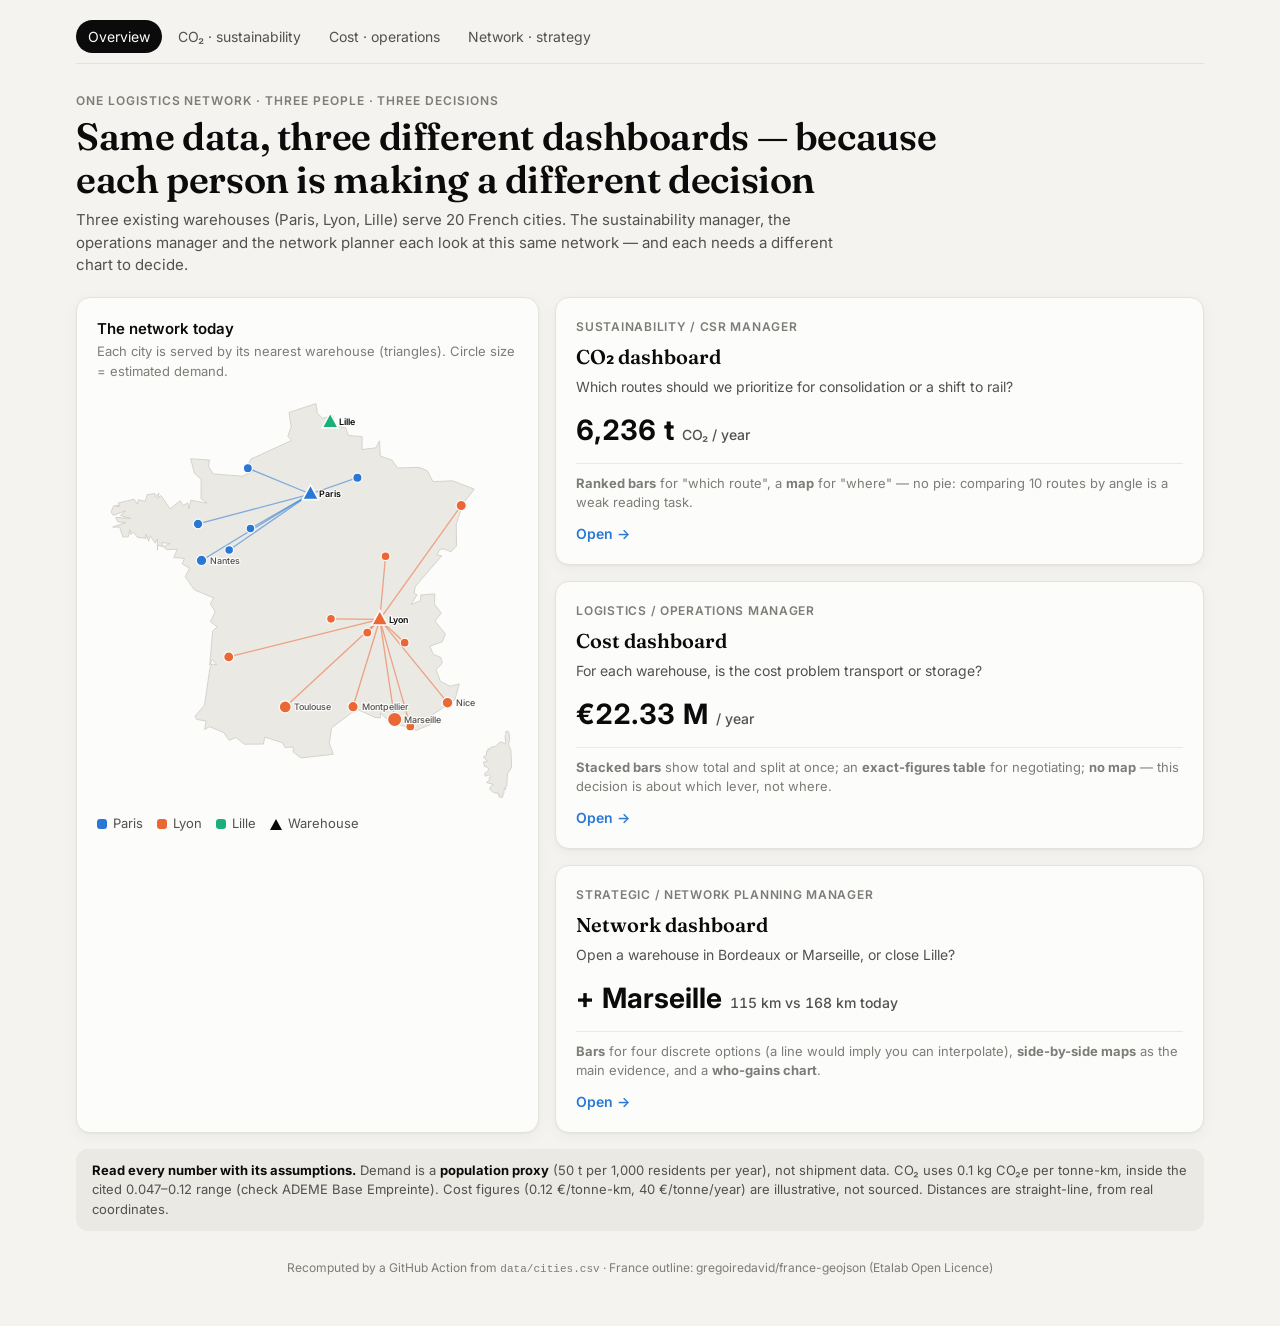
<file: docs/index.html>
<!DOCTYPE html>
<html lang="en">
<head>
<meta charset="utf-8">
<meta name="viewport" content="width=device-width, initial-scale=1">
<title>Logistics Network Dashboards</title>
<link rel="preconnect" href="https://fonts.googleapis.com">
<link href="https://fonts.googleapis.com/css2?family=Inter:wght@400;500;600;700&family=Fraunces:opsz,wght@9..144,600&display=swap" rel="stylesheet">
<link rel="stylesheet" href="css/style.css">
<script src="js/ui.js"></script>
<script src="js/france-map-background.js"></script>
<script src="js/map.js"></script>
</head>
<body>
<div class="wrap">
  <nav class="top"><a class="on" href="index.html">Overview</a><a href="co2.html">CO₂ · sustainability</a><a href="cost.html">Cost · operations</a><a href="network.html">Network · strategy</a></nav>

  <header class="page">
    <p class="eyebrow">One logistics network · three people · three decisions</p>
    <h1>Same data, three different dashboards — because each person is making a different decision</h1>
    <p class="lede">Three existing warehouses (Paris, Lyon, Lille) serve 20 French cities. The sustainability manager, the operations manager and the network planner each look at this same network — and each needs a different chart to decide.</p>
  </header>

  <div class="grid g-5-7">
    <section class="card">
      <h3>The network today</h3>
      <p class="sub">Each city is served by its nearest warehouse (triangles). Circle size = estimated demand.</p>
      <svg class="map" id="map" role="img" aria-label="Map of the current network"></svg>
      <div class="legend" id="mapLegend" style="margin-top:10px"></div>
    </section>
    <div class="dash-cards" style="grid-template-columns:1fr" id="cards">
      <a class="card dash" href="co2.html">
        <span class="for">Sustainability / CSR manager</span>
        <h3>CO₂ dashboard</h3>
        <p class="q">Which routes should we prioritize for consolidation or a shift to rail?</p>
        <div class="big num" id="hCo2">…</div>
        <div class="chart-choice"><b>Ranked bars</b> for "which route", a <b>map</b> for "where" — no pie: comparing 10 routes by angle is a weak reading task.</div>
        <span class="go">Open →</span>
      </a>
      <a class="card dash" href="cost.html">
        <span class="for">Logistics / operations manager</span>
        <h3>Cost dashboard</h3>
        <p class="q">For each warehouse, is the cost problem transport or storage?</p>
        <div class="big num" id="hCost">…</div>
        <div class="chart-choice"><b>Stacked bars</b> show total and split at once; an <b>exact-figures table</b> for negotiating; <b>no map</b> — this decision is about which lever, not where.</div>
        <span class="go">Open →</span>
      </a>
      <a class="card dash" href="network.html">
        <span class="for">Strategic / network planning manager</span>
        <h3>Network dashboard</h3>
        <p class="q">Open a warehouse in Bordeaux or Marseille, or close Lille?</p>
        <div class="big num" id="hNet">…</div>
        <div class="chart-choice"><b>Bars</b> for four discrete options (a line would imply you can interpolate), <b>side-by-side maps</b> as the main evidence, and a <b>who-gains chart</b>.</div>
        <span class="go">Open →</span>
      </a>
    </div>
  </div>

  <div class="assume" id="assume"></div>
  <footer>Recomputed by a GitHub Action from <code>data/cities.csv</code> · France outline: gregoiredavid/france-geojson (Etalab Open Licence)</footer>
</div>
<div id="tip"></div>
<script>
Promise.all([UI.load('data/co2.json'), UI.load('data/cost.json'), UI.load('data/network.json')]).then(([co2, cost, net]) => {
  const { $, fmt, esc, row } = UI;
  $('hCo2').innerHTML = `${UI.tonnes(co2.total_co2_kg)} <small>CO₂ / year</small>`;
  $('hCost').innerHTML = `${UI.eurM(cost.network.total_cost_eur)} <small>/ year</small>`;
  const base = net.scenarios.find(s => s.scenario.startsWith('baseline')), best = net.scenarios[0];
  $('hNet').innerHTML = `${esc(best.scenario)} <small>${fmt(best.avg_distance_km_population_weighted)} km vs ${fmt(base.avg_distance_km_population_weighted)} km today</small>`;

  const cities = co2.all_cities;
  const maxD = Math.max(...cities.map(c => c.demand_tonnes));
  drawNetworkMap($('map'), cities, {
    lineColor: c => UI.whColor(c.warehouse), lineWidth: () => 1.6, lineOpacity: .55,
    dotColor: c => UI.whColor(c.warehouse), dotR: c => 3 + 9 * Math.sqrt(c.demand_tonnes / maxD),
    whFill: c => UI.whColor(c.city), whR: 10,
    label: c => c.demand_tonnes > 15000,
    tip: c => `<div class="tt-title">${esc(c.city)}${c.city === c.warehouse ? ' (warehouse)' : ''}</div>` +
      row('Served by', esc(c.warehouse)) + row('Distance', fmt(c.distance_km) + ' km') + row('Demand', fmt(c.demand_tonnes) + ' t/yr'),
  });
  $('mapLegend').innerHTML = ['Paris', 'Lyon', 'Lille'].map(w => `<span><i style="background:${UI.whColor(w)}"></i>${w}</span>`).join('') +
    '<span><i class="tri"></i>Warehouse</span>';
  $('assume').innerHTML = `<b>Read every number with its assumptions.</b> Demand is a <b>population proxy</b> (${co2.assumptions.tonnes_per_1000_residents_per_year} t per 1,000 residents per year), not shipment data. CO₂ uses ${co2.assumptions.co2_factor_kg_per_tonne_km} kg CO₂e per tonne-km, inside the cited 0.047–0.12 range (check ADEME Base Empreinte). Cost figures (${cost.assumptions.cost_eur_per_tonne_km} €/tonne-km, ${cost.assumptions.storage_cost_eur_per_tonne_year} €/tonne/year) are illustrative, not sourced. Distances are straight-line, from real coordinates.`;
}).catch(e => UI.fail(document.querySelector('.wrap'), e));
</script>
</body>
</html>
</file>
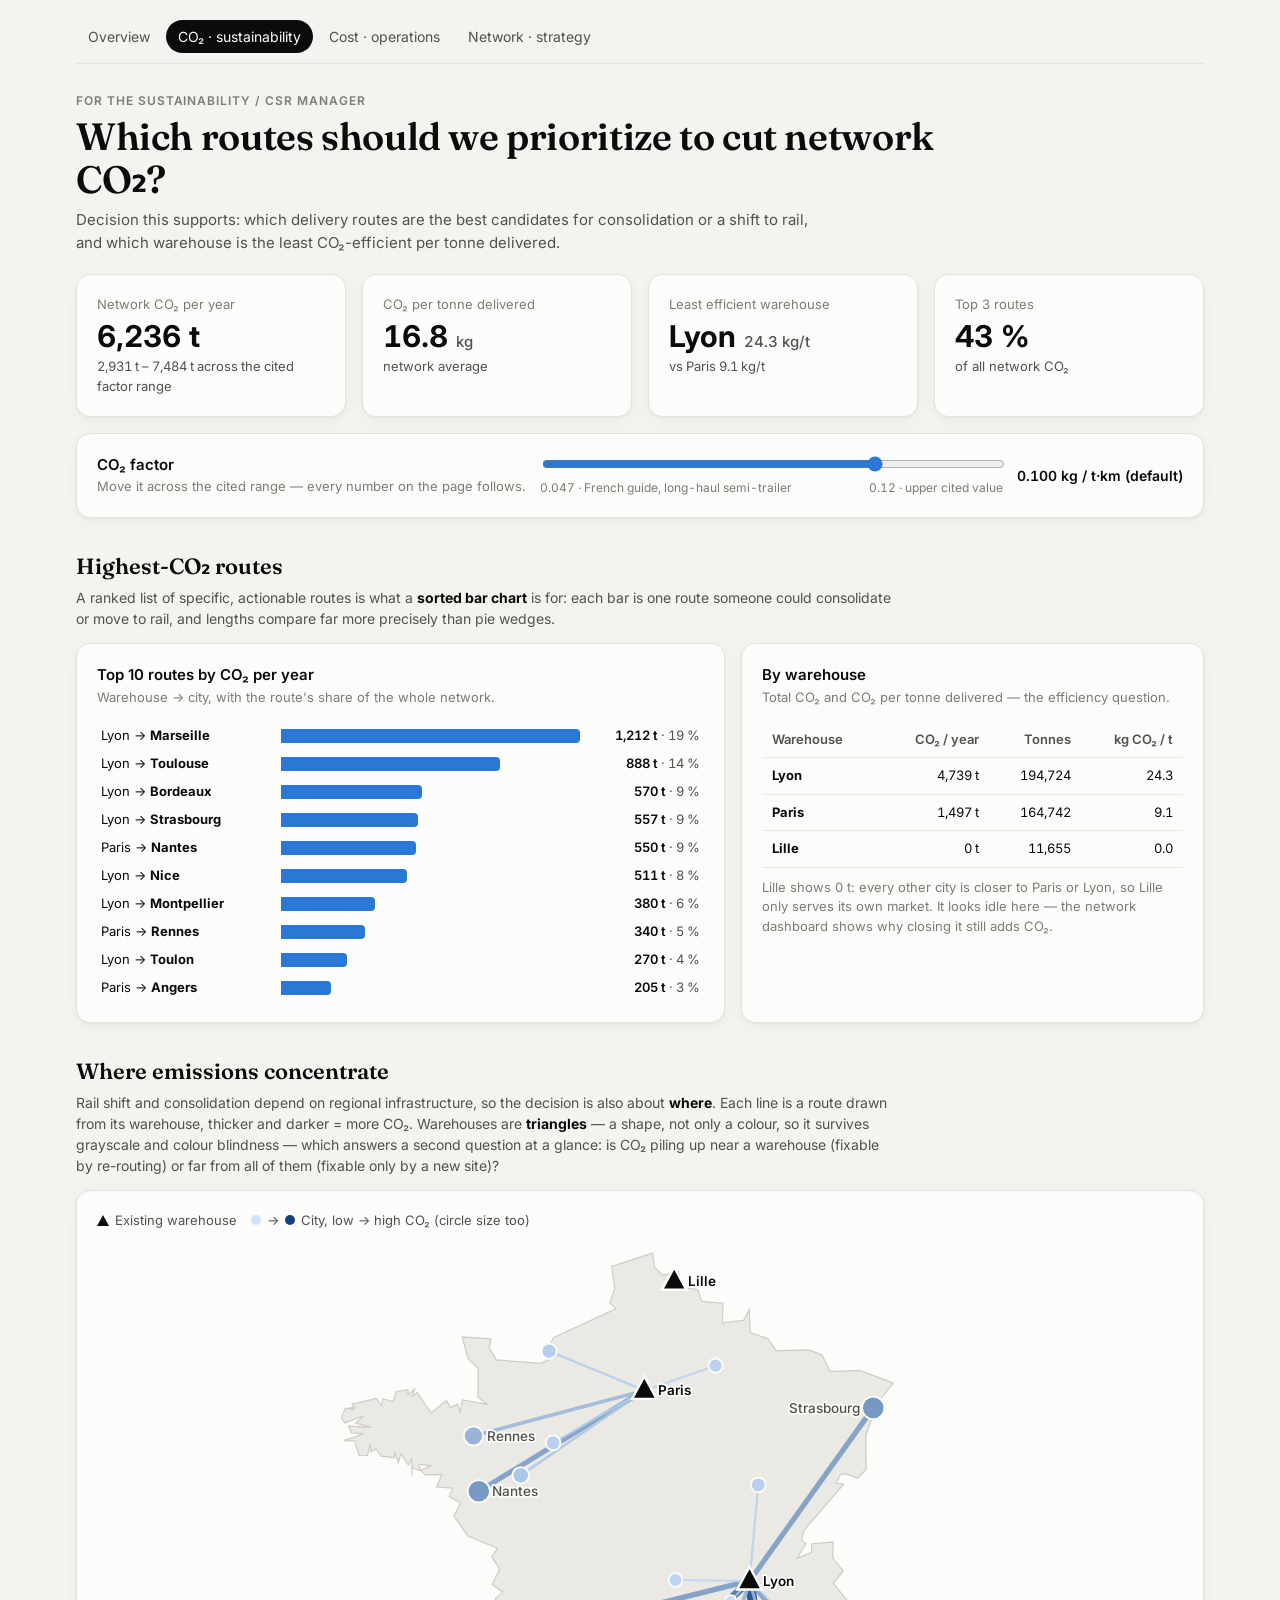
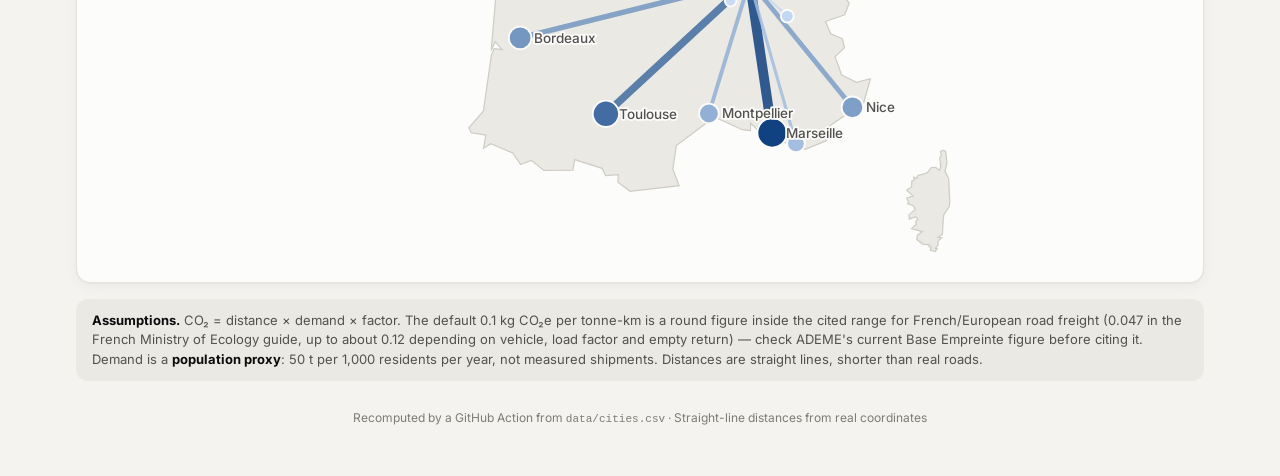
<file: docs/co2.html>
<!DOCTYPE html>
<html lang="en">
<head>
<meta charset="utf-8">
<meta name="viewport" content="width=device-width, initial-scale=1">
<title>CO₂ Dashboard</title>
<link rel="preconnect" href="https://fonts.googleapis.com">
<link href="https://fonts.googleapis.com/css2?family=Inter:wght@400;500;600;700&family=Fraunces:opsz,wght@9..144,600&display=swap" rel="stylesheet">
<link rel="stylesheet" href="css/style.css">
<style>
  .factor { display: grid; grid-template-columns: auto 1fr auto; gap: 14px; align-items: center; margin-top: 16px; }
  @media (max-width: 640px) { .factor { grid-template-columns: 1fr; } }
  .factor h3 { margin: 0; }
  input[type=range] { width: 100%; accent-color: var(--accent); }
  .factor .ends { display: flex; justify-content: space-between; font-size: 12px; color: var(--text-3); }
  .factor .now { font-size: 14px; font-weight: 600; white-space: nowrap; }
</style>
<script src="js/ui.js"></script>
<script src="js/france-map-background.js"></script>
<script src="js/map.js"></script>
</head>
<body>
<div class="wrap">
  <nav class="top"><a href="index.html">Overview</a><a class="on" href="co2.html">CO₂ · sustainability</a><a href="cost.html">Cost · operations</a><a href="network.html">Network · strategy</a></nav>
  <header class="page">
    <p class="eyebrow">For the sustainability / CSR manager</p>
    <h1>Which routes should we prioritize to cut network CO₂?</h1>
    <p class="lede">Decision this supports: which delivery routes are the best candidates for consolidation or a shift to rail, and which warehouse is the least CO₂-efficient per tonne delivered.</p>
  </header>

  <div class="kpis" id="kpis"></div>

  <section class="card factor">
    <div><h3>CO₂ factor</h3><p class="sub" style="margin:0">Move it across the cited range — every number on the page follows.</p></div>
    <div><input type="range" id="f" min="0.047" max="0.12" step="0.001" aria-label="CO2 factor in kg per tonne-km">
      <div class="ends num"><span>0.047 · French guide, long-haul semi-trailer</span><span>0.12 · upper cited value</span></div></div>
    <div class="now num" id="fNow"></div>
  </section>

  <h2 class="section">Highest-CO₂ routes</h2>
  <p class="why">A ranked list of specific, actionable routes is what a <b>sorted bar chart</b> is for: each bar is one route someone could consolidate or move to rail, and lengths compare far more precisely than pie wedges.</p>
  <div class="grid g-7-5">
    <section class="card">
      <h3>Top 10 routes by CO₂ per year</h3>
      <p class="sub">Warehouse → city, with the route's share of the whole network.</p>
      <ul class="rows" id="routes"></ul>
    </section>
    <section class="card">
      <h3>By warehouse</h3>
      <p class="sub">Total CO₂ and CO₂ per tonne delivered — the efficiency question.</p>
      <div class="table-wrap"><table id="wh"></table></div>
      <p class="note" id="whNote"></p>
    </section>
  </div>

  <h2 class="section">Where emissions concentrate</h2>
  <p class="why">Rail shift and consolidation depend on regional infrastructure, so the decision is also about <b>where</b>. Each line is a route drawn from its warehouse, thicker and darker = more CO₂. Warehouses are <b>triangles</b> — a shape, not only a colour, so it survives grayscale and colour blindness — which answers a second question at a glance: is CO₂ piling up near a warehouse (fixable by re-routing) or far from all of them (fixable only by a new site)?</p>
  <section class="card">
    <div class="legend"><span><i class="tri"></i>Existing warehouse</span><span><i class="dot" style="background:var(--seq-lo)"></i>→<i class="dot" style="background:var(--seq-hi)"></i>City, low → high CO₂ (circle size too)</span></div>
    <svg class="map" id="map" role="img" aria-label="Map of CO2 by route" style="max-width:640px;margin:0 auto"></svg>
  </section>

  <div class="assume" id="assume"></div>
  <footer>Recomputed by a GitHub Action from <code>data/cities.csv</code> · Straight-line distances from real coordinates</footer>
</div>
<div id="tip"></div>
<script>
UI.load('data/co2.json').then(d => {
  const { $, fmt, esc, row } = UI;
  const F0 = d.assumptions.co2_factor_kg_per_tonne_km;
  let f = F0;
  const k = v => v * f / F0;   // every CO2 value is linear in the factor
  $('f').value = F0;

  function render() {
    $('fNow').textContent = fmt(f, 3) + ' kg / t·km' + (Math.abs(f - F0) < 1e-9 ? ' (default)' : '');
    const top3 = d.top_links.slice(0, 3).reduce((s, l) => s + l.share_of_network, 0);
    const wh = [...d.by_warehouse].sort((a, b) => b.co2_kg_per_tonne - a.co2_kg_per_tonne);
    $('kpis').innerHTML = `
      <div class="card kpi"><div class="k">Network CO₂ per year</div><div class="v num">${UI.tonnes(k(d.total_co2_kg))}</div>
        <div class="d num">${UI.tonnes(d.sensitivity.total_co2_kg_low)} – ${UI.tonnes(d.sensitivity.total_co2_kg_high)} across the cited factor range</div></div>
      <div class="card kpi"><div class="k">CO₂ per tonne delivered</div><div class="v num">${fmt(k(d.co2_kg_per_tonne_network_avg), 1)} <small>kg</small></div>
        <div class="d">network average</div></div>
      <div class="card kpi"><div class="k">Least efficient warehouse</div><div class="v num">${esc(wh[0].warehouse)} <small>${fmt(k(wh[0].co2_kg_per_tonne), 1)} kg/t</small></div>
        <div class="d num">vs ${esc(wh[1].warehouse)} ${fmt(k(wh[1].co2_kg_per_tonne), 1)} kg/t</div></div>
      <div class="card kpi"><div class="k">Top 3 routes</div><div class="v num">${UI.pct(top3)}</div>
        <div class="d">of all network CO₂</div></div>`;

    const max = d.top_links[0].co2_kg;
    $('routes').innerHTML = d.top_links.map((l, i) => `<li data-i="${i}">
        <span class="nm">${esc(l.warehouse)} → <b>${esc(l.city)}</b></span>
        <span class="track"><span class="seg" style="width:${l.co2_kg / max * 100}%;background:var(--accent);border-radius:0 4px 4px 0"></span></span>
        <span class="val num"><b>${UI.tonnes(k(l.co2_kg))}</b> · ${UI.pct(l.share_of_network)}</span></li>`).join('');
    $('routes').querySelectorAll('li').forEach(li => {
      const l = d.top_links[+li.dataset.i];
      UI.bindTip(li, () => `<div class="tt-title">${esc(l.warehouse)} → ${esc(l.city)}</div>` + row('CO₂ / year', UI.tonnes(k(l.co2_kg))) +
        row('Distance', fmt(l.distance_km) + ' km') + row('Demand', fmt(l.demand_tonnes) + ' t/yr') + row('Share of network', UI.pct(l.share_of_network)));
    });

    $('wh').innerHTML = `<thead><tr><th>Warehouse</th><th>CO₂ / year</th><th>Tonnes</th><th>kg CO₂ / t</th></tr></thead><tbody>` +
      wh.map(w => `<tr><td><b>${esc(w.warehouse)}</b></td><td class="num">${UI.tonnes(k(w.total_co2_kg))}</td><td class="num">${fmt(w.tonnes)}</td><td class="num">${fmt(k(w.co2_kg_per_tonne), 1)}</td></tr>`).join('') + '</tbody>';
    const lille = d.by_warehouse.find(w => w.warehouse === 'Lille');
    $('whNote').textContent = lille && lille.total_co2_kg === 0
      ? 'Lille shows 0 t: every other city is closer to Paris or Lyon, so Lille only serves its own market. It looks idle here — the network dashboard shows why closing it still adds CO₂.' : '';

    const cities = d.all_cities, cmax = Math.max(...cities.map(c => c.co2_kg));
    drawNetworkMap($('map'), cities, {
      lineColor: c => UI.seq(c.co2_kg / cmax), lineWidth: c => 1 + 7 * c.co2_kg / cmax, lineOpacity: .85,
      dotColor: c => UI.seq(c.co2_kg / cmax), dotR: c => 3 + 9 * Math.sqrt(c.co2_kg / cmax),
      whR: 10, label: c => c.co2_kg / cmax > .25,
      tip: c => `<div class="tt-title">${esc(c.city)}${c.city === c.warehouse ? ' (warehouse)' : ''}</div>` +
        (c.city === c.warehouse ? row('Local demand', fmt(c.demand_tonnes) + ' t/yr') + row('CO₂', '0 t (served on site)')
          : row('Served by', esc(c.warehouse)) + row('Distance', fmt(c.distance_km) + ' km') + row('CO₂ / year', UI.tonnes(k(c.co2_kg)))),
    });
  }
  $('f').addEventListener('input', e => { f = +e.target.value; render(); });
  $('assume').innerHTML = `<b>Assumptions.</b> CO₂ = distance × demand × factor. The default ${F0} kg CO₂e per tonne-km is a round figure inside the cited range for French/European road freight (0.047 in the French Ministry of Ecology guide, up to about 0.12 depending on vehicle, load factor and empty return) — check ADEME's current Base Empreinte figure before citing it. Demand is a <b>population proxy</b>: ${d.assumptions.tonnes_per_1000_residents_per_year} t per 1,000 residents per year, not measured shipments. Distances are straight lines, shorter than real roads.`;
  render();
}).catch(e => UI.fail(document.querySelector('.wrap'), e));
</script>
</body>
</html>
</file>
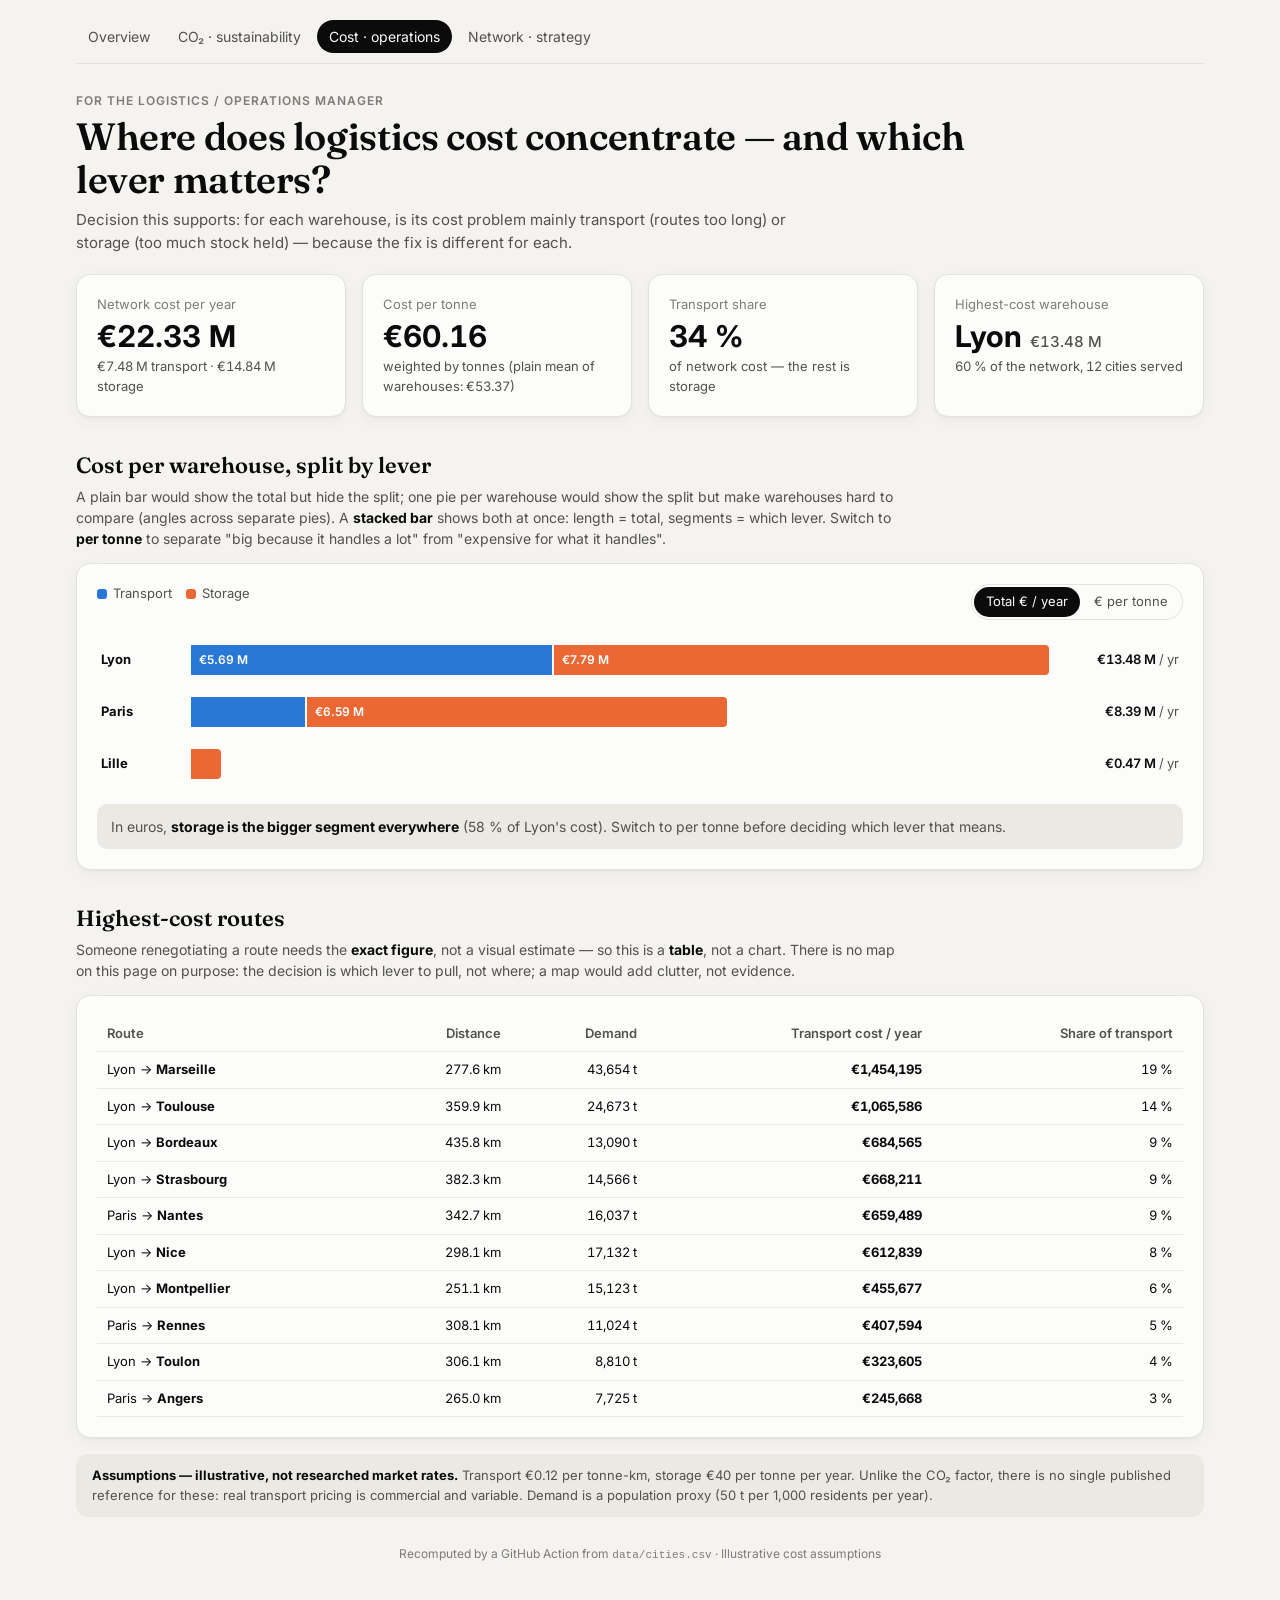
<file: docs/cost.html>
<!DOCTYPE html>
<html lang="en">
<head>
<meta charset="utf-8">
<meta name="viewport" content="width=device-width, initial-scale=1">
<title>Cost Dashboard</title>
<link rel="preconnect" href="https://fonts.googleapis.com">
<link href="https://fonts.googleapis.com/css2?family=Inter:wght@400;500;600;700&family=Fraunces:opsz,wght@9..144,600&display=swap" rel="stylesheet">
<link rel="stylesheet" href="css/style.css">
<style>
  .stack li { grid-template-columns: 80px 1fr 120px; min-height: 52px; }
  .stack .track { height: 30px; }
  .stack .seg { display: flex; align-items: center; padding: 0 8px; font-size: 12px; font-weight: 600; color: #fff; overflow: hidden; white-space: nowrap; }
  .stack .seg.t { background: var(--transport); }
  .stack .seg.s { background: var(--storage); }
  .stack .seg:only-child, .stack .seg.s:last-child { border-radius: 0 4px 4px 0; }
  .lever { margin-top: 14px; padding: 12px 14px; border-radius: 10px; background: var(--grid); font-size: 14px; color: var(--text-2); }
  .lever b { color: var(--text); }
</style>
<script src="js/ui.js"></script>
</head>
<body>
<div class="wrap">
  <nav class="top"><a href="index.html">Overview</a><a href="co2.html">CO₂ · sustainability</a><a class="on" href="cost.html">Cost · operations</a><a href="network.html">Network · strategy</a></nav>
  <header class="page">
    <p class="eyebrow">For the logistics / operations manager</p>
    <h1>Where does logistics cost concentrate — and which lever matters?</h1>
    <p class="lede">Decision this supports: for each warehouse, is its cost problem mainly transport (routes too long) or storage (too much stock held) — because the fix is different for each.</p>
  </header>

  <div class="kpis" id="kpis"></div>

  <h2 class="section">Cost per warehouse, split by lever</h2>
  <p class="why">A plain bar would show the total but hide the split; one pie per warehouse would show the split but make warehouses hard to compare (angles across separate pies). A <b>stacked bar</b> shows both at once: length = total, segments = which lever. Switch to <b>per tonne</b> to separate "big because it handles a lot" from "expensive for what it handles".</p>
  <section class="card">
    <div class="card-head">
      <div class="legend" style="margin:0"><span><i style="background:var(--transport)"></i>Transport</span><span><i style="background:var(--storage)"></i>Storage</span></div>
      <div class="seg-ctrl" id="mode"><button data-m="total" class="on">Total € / year</button><button data-m="tonne">€ per tonne</button></div>
    </div>
    <ul class="rows stack" id="stack" style="margin-top:14px"></ul>
    <div class="lever" id="lever"></div>
  </section>

  <h2 class="section">Highest-cost routes</h2>
  <p class="why">Someone renegotiating a route needs the <b>exact figure</b>, not a visual estimate — so this is a <b>table</b>, not a chart. There is no map on this page on purpose: the decision is which lever to pull, not where; a map would add clutter, not evidence.</p>
  <section class="card">
    <div class="table-wrap"><table id="links"></table></div>
  </section>

  <div class="assume" id="assume"></div>
  <footer>Recomputed by a GitHub Action from <code>data/cities.csv</code> · Illustrative cost assumptions</footer>
</div>
<div id="tip"></div>
<script>
UI.load('data/cost.json').then(d => {
  const { $, fmt, esc, row } = UI;
  const wh = d.by_warehouse, net = d.network;
  const meanOfMeans = wh.reduce((s, w) => s + w.cost_eur_per_tonne, 0) / wh.length;
  const top = wh[0];
  $('kpis').innerHTML = `
    <div class="card kpi"><div class="k">Network cost per year</div><div class="v num">${UI.eurM(net.total_cost_eur)}</div>
      <div class="d num">${UI.eurM(net.transport_cost_eur)} transport · ${UI.eurM(net.storage_cost_eur)} storage</div></div>
    <div class="card kpi"><div class="k">Cost per tonne</div><div class="v num">€${fmt(net.cost_eur_per_tonne_weighted, 2)}</div>
      <div class="d num">weighted by tonnes (plain mean of warehouses: €${fmt(meanOfMeans, 2)})</div></div>
    <div class="card kpi"><div class="k">Transport share</div><div class="v num">${UI.pct(net.transport_cost_eur / net.total_cost_eur)}</div>
      <div class="d">of network cost — the rest is storage</div></div>
    <div class="card kpi"><div class="k">Highest-cost warehouse</div><div class="v num">${esc(top.warehouse)} <small>${UI.eurM(top.total_cost_eur)}</small></div>
      <div class="d num">${UI.pct(top.total_cost_eur / net.total_cost_eur)} of the network, ${top.n_cities_served} cities served</div></div>`;

  let mode = 'total';
  function render() {
    const val = w => mode === 'total' ? [w.transport_cost_eur, w.storage_cost_eur] : [w.transport_cost_eur / w.tonnes, w.storage_cost_eur / w.tonnes];
    const max = Math.max(...wh.map(w => val(w)[0] + val(w)[1]));
    const lab = v => mode === 'total' ? UI.eurM(v) : '€' + fmt(v, 1);
    $('stack').innerHTML = wh.map((w, i) => {
      const [t, s] = val(w);
      const seg = (cls, v) => v > 0 ? `<span class="seg ${cls}" style="width:${v / max * 100}%">${v / max > .14 ? lab(v) : ''}</span>` : '';
      return `<li data-i="${i}"><span class="nm"><b>${esc(w.warehouse)}</b></span><span class="track">${seg('t', t)}${seg('s', s)}</span>
        <span class="val num"><b>${lab(t + s)}</b>${mode === 'total' ? ' / yr' : ' / t'}</span></li>`;
    }).join('');
    $('stack').querySelectorAll('li').forEach(li => {
      const w = wh[+li.dataset.i];
      UI.bindTip(li, `<div class="tt-title">${esc(w.warehouse)}</div>` + row('Transport', UI.eurM(w.transport_cost_eur) + ' · €' + fmt(w.transport_cost_eur / w.tonnes, 1) + '/t') +
        row('Storage', UI.eurM(w.storage_cost_eur) + ' · €' + fmt(w.storage_cost_eur / w.tonnes, 1) + '/t') + row('Tonnes handled', fmt(w.tonnes)) +
        row('Cities served', w.n_cities_served) + row('Average haul', fmt(w.avg_haul_km) + ' km'));
    });
    const paris = wh.find(w => w.warehouse === 'Paris');
    $('lever').innerHTML = mode === 'total'
      ? `In euros, <b>storage is the bigger segment everywhere</b> (${UI.pct(1 - top.transport_share)} of ${esc(top.warehouse)}'s cost). Switch to per tonne before deciding which lever that means.`
      : `Per tonne, <b>storage is the same €${fmt(d.assumptions.storage_cost_eur_per_tonne_year)} at every warehouse</b> — it only grows with volume. What differs is <b>transport</b>: €${fmt(top.transport_cost_eur / top.tonnes, 1)}/t at ${esc(top.warehouse)} (average haul ${fmt(top.avg_haul_km)} km) against €${fmt(paris.transport_cost_eur / paris.tonnes, 1)}/t at Paris (${fmt(paris.avg_haul_km)} km). That gap is the lever specific to ${esc(top.warehouse)}.`;
  }
  document.querySelectorAll('#mode button').forEach(b => b.addEventListener('click', () => {
    mode = b.dataset.m; document.querySelectorAll('#mode button').forEach(x => x.classList.toggle('on', x === b)); render();
  }));
  render();

  $('links').innerHTML = `<thead><tr><th>Route</th><th>Distance</th><th>Demand</th><th>Transport cost / year</th><th>Share of transport</th></tr></thead><tbody>` +
    d.top_links.map(l => `<tr><td>${esc(l.warehouse)} → <b>${esc(l.city)}</b></td><td class="num">${fmt(l.distance_km, 1)} km</td><td class="num">${fmt(l.demand_tonnes)} t</td>
      <td class="num"><b>€${fmt(l.transport_cost_eur)}</b></td><td class="num">${UI.pct(l.transport_cost_eur / net.transport_cost_eur)}</td></tr>`).join('') + '</tbody>';

  $('assume').innerHTML = `<b>Assumptions — illustrative, not researched market rates.</b> Transport €${d.assumptions.cost_eur_per_tonne_km} per tonne-km, storage €${d.assumptions.storage_cost_eur_per_tonne_year} per tonne per year. Unlike the CO₂ factor, there is no single published reference for these: real transport pricing is commercial and variable. Demand is a population proxy (50 t per 1,000 residents per year).`;
}).catch(e => UI.fail(document.querySelector('.wrap'), e));
</script>
</body>
</html>
</file>
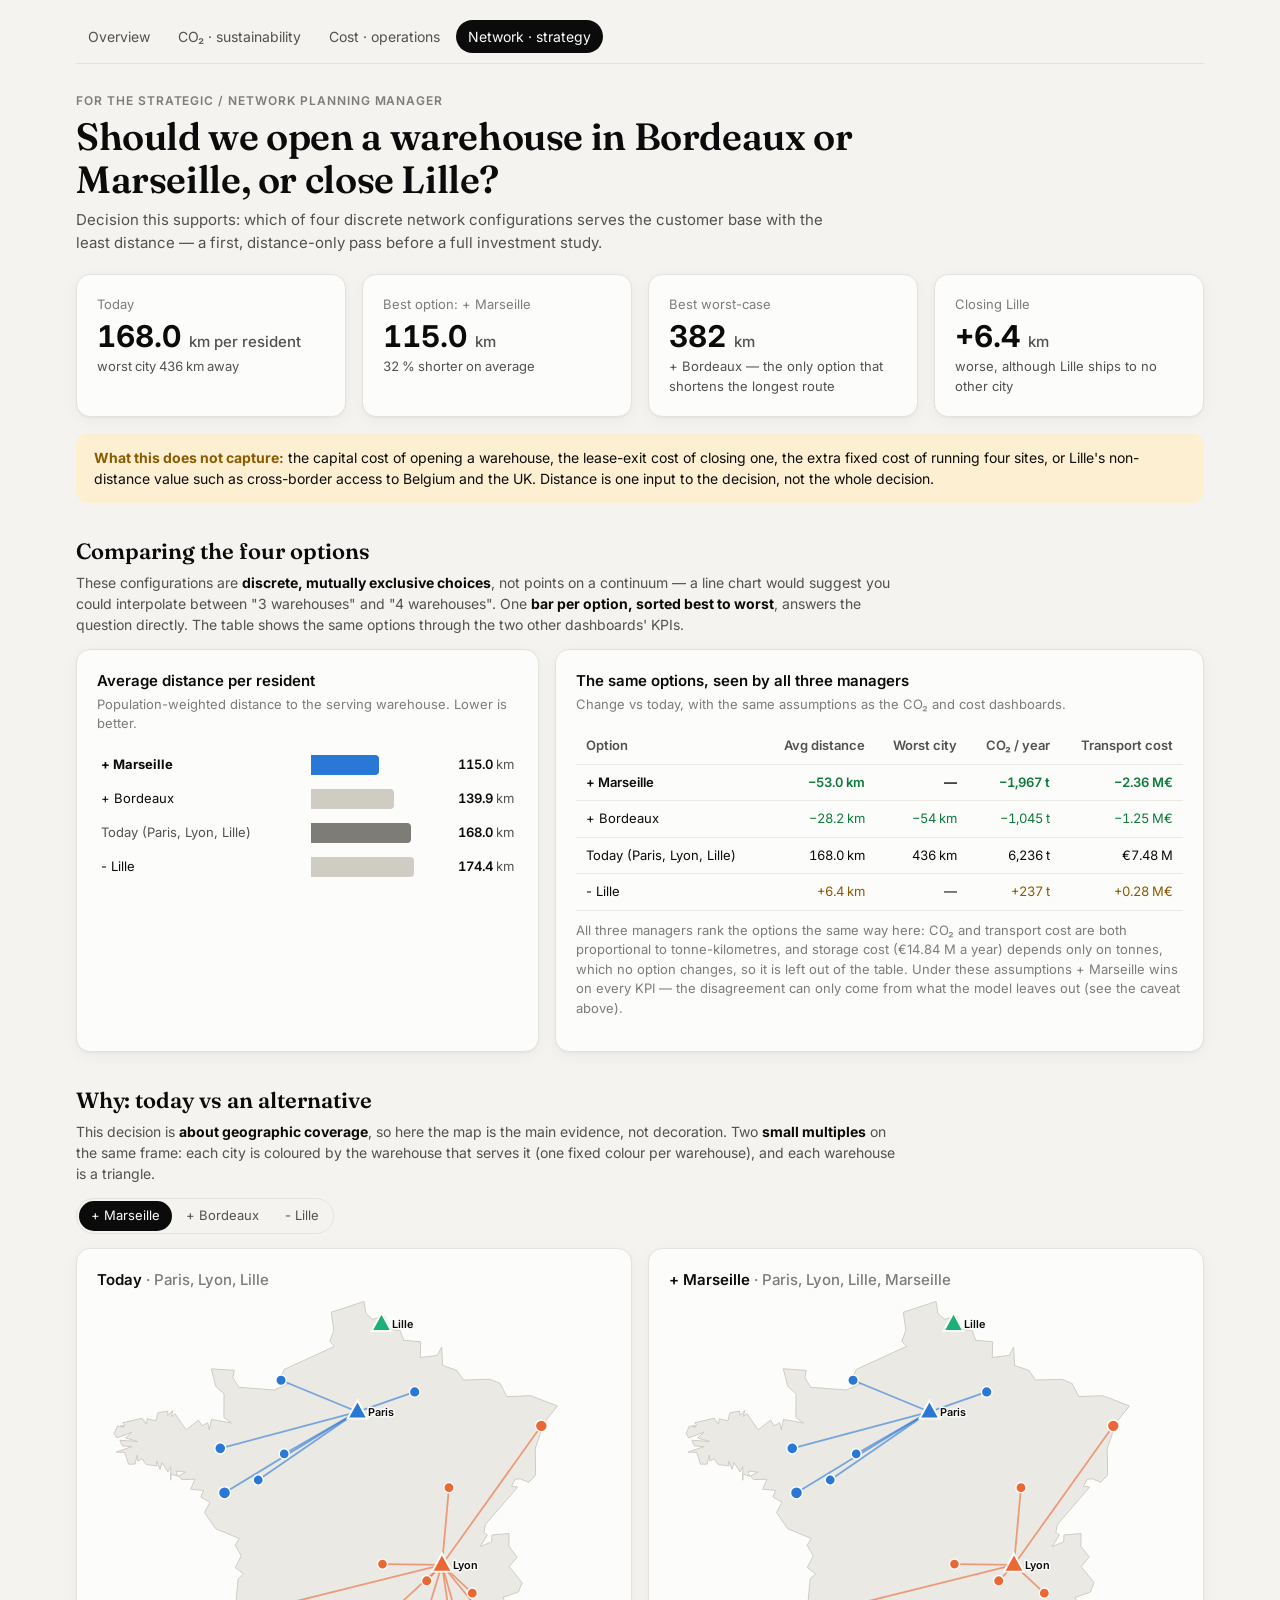
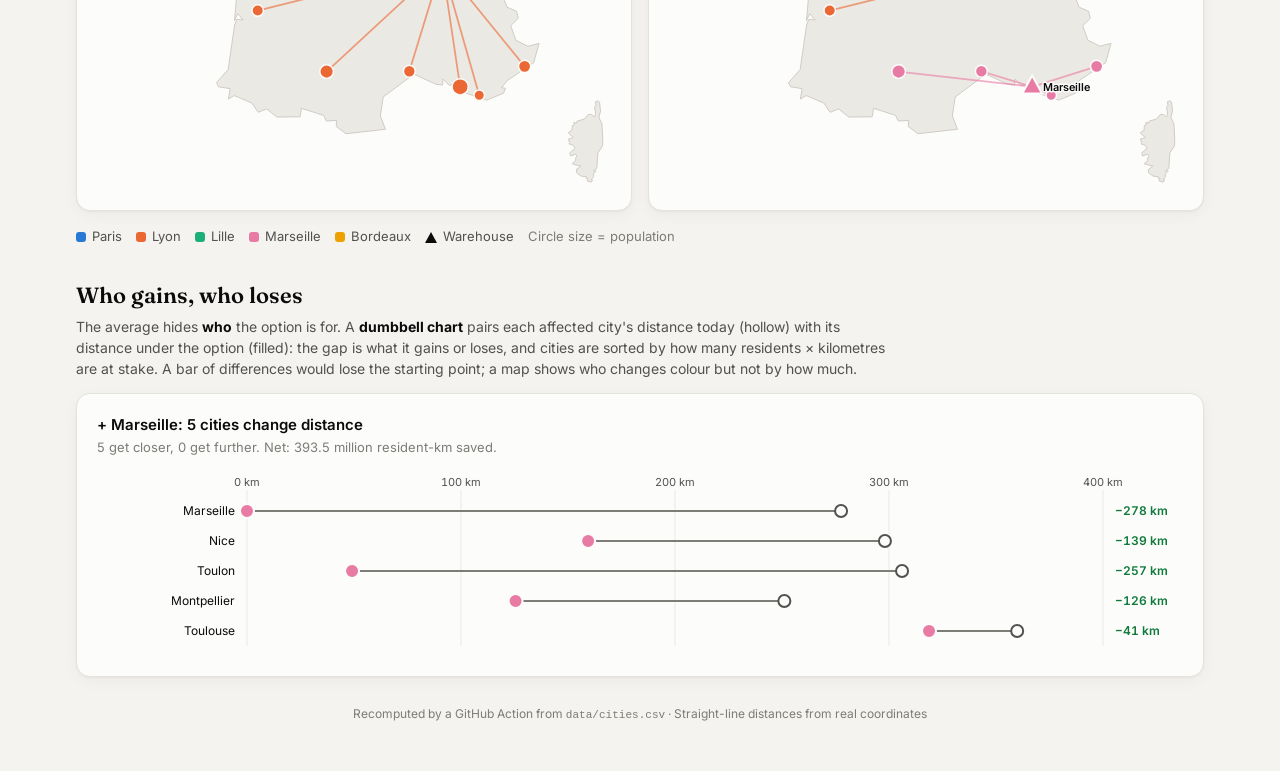
<file: docs/network.html>
<!DOCTYPE html>
<html lang="en">
<head>
<meta charset="utf-8">
<meta name="viewport" content="width=device-width, initial-scale=1">
<title>Network Dashboard</title>
<link rel="preconnect" href="https://fonts.googleapis.com">
<link href="https://fonts.googleapis.com/css2?family=Inter:wght@400;500;600;700&family=Fraunces:opsz,wght@9..144,600&display=swap" rel="stylesheet">
<link rel="stylesheet" href="css/style.css">
<style>
  .scen li { grid-template-columns: 200px 1fr 90px; min-height: 34px; }
  .scen .track { height: 20px; }
  @media (max-width: 520px) { .scen li { grid-template-columns: 120px 1fr 70px; } }
  .scen li.base .nm { color: var(--text-2); }
  .maps h3 span { color: var(--text-3); font-weight: 500; }
  svg.dumb .base { fill: var(--surface); stroke: var(--text-2); stroke-width: 2; }
  svg.dumb .link { stroke: var(--text-3); stroke-width: 2; }
  svg.dumb .name { font-size: 12px; fill: var(--text); }
  svg.dumb .delta { font-size: 12px; fill: var(--text-2); }
  svg.dumb .rowbg { fill: transparent; }
  svg.dumb .rowbg:hover { fill: var(--grid); }
</style>
<script src="js/ui.js"></script>
<script src="js/france-map-background.js"></script>
<script src="js/map.js"></script>
</head>
<body>
<div class="wrap">
  <nav class="top"><a href="index.html">Overview</a><a href="co2.html">CO₂ · sustainability</a><a href="cost.html">Cost · operations</a><a class="on" href="network.html">Network · strategy</a></nav>
  <header class="page">
    <p class="eyebrow">For the strategic / network planning manager</p>
    <h1>Should we open a warehouse in Bordeaux or Marseille, or close Lille?</h1>
    <p class="lede">Decision this supports: which of four discrete network configurations serves the customer base with the least distance — a first, distance-only pass before a full investment study.</p>
  </header>

  <div class="kpis" id="kpis"></div>
  <div class="caveat" id="caveat"></div>

  <h2 class="section">Comparing the four options</h2>
  <p class="why">These configurations are <b>discrete, mutually exclusive choices</b>, not points on a continuum — a line chart would suggest you could interpolate between "3 warehouses" and "4 warehouses". One <b>bar per option, sorted best to worst</b>, answers the question directly. The table shows the same options through the two other dashboards' KPIs.</p>
  <div class="grid g-5-7">
    <section class="card">
      <h3>Average distance per resident</h3>
      <p class="sub">Population-weighted distance to the serving warehouse. Lower is better.</p>
      <ul class="rows scen" id="scen"></ul>
    </section>
    <section class="card">
      <h3>The same options, seen by all three managers</h3>
      <p class="sub">Change vs today, with the same assumptions as the CO₂ and cost dashboards.</p>
      <div class="table-wrap"><table id="multi"></table></div>
      <p class="note" id="multiNote"></p>
    </section>
  </div>

  <h2 class="section">Why: today vs an alternative</h2>
  <p class="why">This decision is <b>about geographic coverage</b>, so here the map is the main evidence, not decoration. Two <b>small multiples</b> on the same frame: each city is coloured by the warehouse that serves it (one fixed colour per warehouse), and each warehouse is a triangle.</p>
  <div class="seg-ctrl" id="pick" style="margin-bottom:14px"></div>
  <div class="grid g2 maps">
    <section class="card"><h3>Today <span id="baseW"></span></h3><svg class="map" id="mapBase" role="img" aria-label="Current network map"></svg></section>
    <section class="card"><h3 id="altTitle"></h3><svg class="map" id="mapAlt" role="img" aria-label="Alternative network map"></svg></section>
  </div>
  <div class="legend mt" id="legend"></div>

  <h2 class="section">Who gains, who loses</h2>
  <p class="why">The average hides <b>who</b> the option is for. A <b>dumbbell chart</b> pairs each affected city's distance today (hollow) with its distance under the option (filled): the gap is what it gains or loses, and cities are sorted by how many residents × kilometres are at stake. A bar of differences would lose the starting point; a map shows who changes colour but not by how much.</p>
  <section class="card">
    <h3 id="dumbTitle"></h3>
    <p class="sub" id="dumbSub"></p>
    <svg class="chart dumb" id="dumb" role="img" aria-label="Distance per affected city, today vs option"></svg>
  </section>

  <footer>Recomputed by a GitHub Action from <code>data/cities.csv</code> · Straight-line distances from real coordinates</footer>
</div>
<div id="tip"></div>
<script>
UI.load('data/network.json').then(d => {
  const { $, fmt, esc, row } = UI;
  const S = d.scenarios;                                  // sorted best -> worst
  const base = S.find(s => s.scenario.startsWith('baseline'));
  const best = S[0];
  const lille = S.find(s => s.scenario.startsWith('- Lille'));
  const label = s => s.scenario.startsWith('baseline') ? 'Today (Paris, Lyon, Lille)' : s.scenario.replace('(close it)', '').trim();

  $('kpis').innerHTML = `
    <div class="card kpi"><div class="k">Today</div><div class="v num">${fmt(base.avg_distance_km_population_weighted, 1)} <small>km per resident</small></div><div class="d num">worst city ${fmt(base.max_city_distance_km)} km away</div></div>
    <div class="card kpi"><div class="k">Best option: ${esc(best.scenario)}</div><div class="v num">${fmt(best.avg_distance_km_population_weighted, 1)} <small>km</small></div><div class="d num">${UI.pct(1 - best.avg_distance_km_population_weighted / base.avg_distance_km_population_weighted)} shorter on average</div></div>
    <div class="card kpi"><div class="k">Best worst-case</div><div class="v num">${fmt(Math.min(...S.map(s => s.max_city_distance_km)))} <small>km</small></div><div class="d">${esc(S.slice().sort((a, b) => a.max_city_distance_km - b.max_city_distance_km)[0].scenario)} — the only option that shortens the longest route</div></div>
    <div class="card kpi"><div class="k">Closing Lille</div><div class="v num">+${fmt(lille.avg_distance_km_population_weighted - base.avg_distance_km_population_weighted, 1)} <small>km</small></div><div class="d">worse, although Lille ships to no other city</div></div>`;
  $('caveat').innerHTML = '<b>What this does not capture:</b> the capital cost of opening a warehouse, the lease-exit cost of closing one, the extra fixed cost of running four sites, or Lille\'s non-distance value such as cross-border access to Belgium and the UK. Distance is one input to the decision, not the whole decision.';

  // ---- scenario bars
  const max = Math.max(...S.map(s => s.avg_distance_km_population_weighted));
  $('scen').innerHTML = S.map((s, i) => `<li class="${s === base ? 'base' : ''}" data-i="${i}"><span class="nm">${s === best ? '<b>' + esc(label(s)) + '</b>' : esc(label(s))}</span>
    <span class="track"><span class="seg" style="width:${s.avg_distance_km_population_weighted / max * 100}%;background:${s === best ? 'var(--accent)' : s === base ? 'var(--text-3)' : 'var(--land-line)'};border-radius:0 4px 4px 0"></span></span>
    <span class="val num"><b>${fmt(s.avg_distance_km_population_weighted, 1)}</b> km</span></li>`).join('');
  $('scen').querySelectorAll('li').forEach(li => { const s = S[+li.dataset.i];
    UI.bindTip(li, `<div class="tt-title">${esc(label(s))}</div>` + row('Warehouses', s.warehouses.join(', ')) + row('Avg distance', fmt(s.avg_distance_km_population_weighted, 1) + ' km') + row('Worst city', fmt(s.max_city_distance_km) + ' km')); });

  // ---- multi-objective table
  const dlt = (v, b, unit, dec = 0) => { const x = v - b; if (Math.abs(x) < 1e-9) return '<span>—</span>';
    return `<span class="${x < 0 ? 'delta-good' : 'delta-bad'}">${x < 0 ? '−' : '+'}${fmt(Math.abs(x), dec)}${unit}</span>`; };
  $('multi').innerHTML = `<thead><tr><th>Option</th><th>Avg distance</th><th>Worst city</th><th>CO₂ / year</th><th>Transport cost</th></tr></thead><tbody>` +
    S.map(s => `<tr class="${s === best ? 'best' : ''}"><td>${esc(label(s))}</td>
      <td class="num">${s === base ? fmt(s.avg_distance_km_population_weighted, 1) + ' km' : dlt(s.avg_distance_km_population_weighted, base.avg_distance_km_population_weighted, ' km', 1)}</td>
      <td class="num">${s === base ? fmt(s.max_city_distance_km) + ' km' : dlt(s.max_city_distance_km, base.max_city_distance_km, ' km')}</td>
      <td class="num">${s === base ? UI.tonnes(s.total_co2_kg) : dlt(s.total_co2_kg / 1000, base.total_co2_kg / 1000, ' t')}</td>
      <td class="num">${s === base ? UI.eurM(s.transport_cost_eur) : dlt(s.transport_cost_eur / 1e6, base.transport_cost_eur / 1e6, ' M€', 2)}</td>
</tr>`).join('') + '</tbody>';
  $('multiNote').textContent = `All three managers rank the options the same way here: CO₂ and transport cost are both proportional to tonne-kilometres, and storage cost (${UI.eurM(base.storage_cost_eur)} a year) depends only on tonnes, which no option changes, so it is left out of the table. Under these assumptions ${best.scenario} wins on every KPI — the disagreement can only come from what the model leaves out (see the caveat above).`;

  // ---- maps + dumbbell for a chosen alternative
  const alts = S.filter(s => s !== base);
  let pick = best;
  $('pick').innerHTML = alts.map((s, i) => `<button data-i="${i}" class="${s === pick ? 'on' : ''}">${esc(label(s))}</button>`).join('');
  $('pick').querySelectorAll('button').forEach(b => b.addEventListener('click', () => {
    pick = alts[+b.dataset.i]; $('pick').querySelectorAll('button').forEach(x => x.classList.toggle('on', x === b)); renderAlt();
  }));
  const all = new Set(); S.forEach(s => s.warehouses.forEach(w => all.add(w)));
  $('legend').innerHTML = [...all].map(w => `<span><i style="background:${UI.whColor(w)}"></i>${esc(w)}</span>`).join('') + '<span><i class="tri"></i>Warehouse</span><span style="color:var(--text-3)">Circle size = population</span>';
  $('baseW').textContent = '· ' + base.warehouses.join(', ');

  const baseCities = d.scenario_cities[base.scenario];
  const maxPop = Math.max(...baseCities.map(c => c.population));
  function mapOpts(cities) {
    return {
      lineColor: c => UI.whColor(c.warehouse), lineWidth: () => 1.8, lineOpacity: .6,
      dotColor: c => UI.whColor(c.warehouse), dotR: c => 3 + 8 * Math.sqrt(c.population / maxPop),
      whFill: c => UI.whColor(c.city), whR: 10, label: () => false,
      tip: c => `<div class="tt-title">${esc(c.city)}${c.city === c.warehouse ? ' (warehouse)' : ''}</div>` + row('Served by', esc(c.warehouse)) + row('Distance', fmt(c.distance_km) + ' km') + row('Population', fmt(c.population)),
    };
  }
  drawNetworkMap($('mapBase'), baseCities, mapOpts(baseCities));

  function renderAlt() {
    const cities = d.scenario_cities[pick.scenario];
    $('altTitle').innerHTML = `${esc(label(pick))} <span>· ${esc(pick.warehouses.join(', '))}</span>`;
    drawNetworkMap($('mapAlt'), cities, mapOpts(cities));

    // dumbbell: only cities whose distance changes
    const b = Object.fromEntries(baseCities.map(c => [c.city, c]));
    const ch = cities.map(c => ({ ...c, before: b[c.city].distance_km, beforeWh: b[c.city].warehouse }))
      .filter(c => Math.abs(c.distance_km - c.before) > 0.05)
      .sort((x, y) => Math.abs(y.distance_km - y.before) * y.population - Math.abs(x.distance_km - x.before) * x.population);
    const gainers = ch.filter(c => c.distance_km < c.before).length;
    $('dumbTitle').textContent = `${label(pick)}: ${ch.length} ${ch.length === 1 ? 'city changes' : 'cities change'} distance`;
    const resKm = ch.reduce((s, c) => s + (c.before - c.distance_km) * c.population, 0);
    $('dumbSub').textContent = ch.length ? `${gainers} get closer, ${ch.length - gainers} get further. Net: ${fmt(Math.abs(resKm / 1e6), 1)} million resident-km ${resKm >= 0 ? 'saved' : 'added'}.` : 'No city changes warehouse.';
    const svg = $('dumb');
    const W = Math.max(340, Math.round(svg.getBoundingClientRect().width) || 640), rowH = 30, m = { l: W < 500 ? 104 : 150, r: 80, t: 24, b: 10 }, H = m.t + m.b + Math.max(1, ch.length) * rowH;
    const xmax = Math.max(100, ...ch.map(c => Math.max(c.before, c.distance_km)));
    const step = (W < 500 ? 2 : 1) * (xmax > 300 ? 100 : 50);
    const x = v => m.l + v / (Math.ceil(xmax / step) * step) * (W - m.l - m.r);
    let g = '';
    for (let v = 0; v <= Math.ceil(xmax / step) * step; v += step)
      g += `<line class="gridline" x1="${x(v)}" x2="${x(v)}" y1="${m.t - 6}" y2="${H - m.b}"/><text class="axis num" x="${x(v)}" y="${m.t - 10}" text-anchor="middle">${v} km</text>`;
    ch.forEach((c, i) => {
      const y = m.t + i * rowH + rowH / 2, col = UI.whColor(c.warehouse);
      const dlt = c.distance_km - c.before;
      g += `<rect class="rowbg" data-i="${i}" x="0" y="${y - rowH / 2}" width="${W}" height="${rowH}" rx="6"/>`;
      g += `<text class="name" x="${m.l - 12}" y="${y + 4}" text-anchor="end">${esc(c.city)}</text>`;
      g += `<line class="link" x1="${x(c.before)}" x2="${x(c.distance_km)}" y1="${y}" y2="${y}"/>`;
      g += `<circle class="base" cx="${x(c.before)}" cy="${y}" r="6"/>`;
      g += `<circle cx="${x(c.distance_km)}" cy="${y}" r="7" fill="${col}" stroke="var(--surface)" stroke-width="2"/>`;
      g += `<text class="delta num" x="${W - m.r + 12}" y="${y + 4}"><tspan fill="${dlt < 0 ? 'var(--good)' : 'var(--warn)'}" font-weight="600">${dlt < 0 ? '−' : '+'}${fmt(Math.abs(dlt))} km</tspan></text>`;
    });
    svg.setAttribute('viewBox', `0 0 ${W} ${H}`);
    svg.innerHTML = ch.length ? g : `<text class="axis" x="${W / 2}" y="40" text-anchor="middle">No city changes distance</text>`;
    svg.querySelectorAll('.rowbg').forEach(r => { const c = ch[+r.dataset.i];
      UI.bindTip(r, `<div class="tt-title">${esc(c.city)}</div>` + row('Today', `${fmt(c.before)} km from ${esc(c.beforeWh)}`) + row('Option', `${fmt(c.distance_km)} km from ${esc(c.warehouse)}`) + row('Population', fmt(c.population))); });
  }
  renderAlt();
  let rz; addEventListener('resize', () => { clearTimeout(rz); rz = setTimeout(renderAlt, 150); });
}).catch(e => UI.fail(document.querySelector('.wrap'), e));
</script>
</body>
</html>
</file>
<file: docs/css/style.css>
/* Shared styles for the four pages: one set of tokens, light + dark. */
:root {
  color-scheme: light;
  --bg: #f4f3ef; --surface: #fcfcfb; --border: #e4e2dc; --grid: #ebe9e3;
  --text: #0b0b0b; --text-2: #52514e; --text-3: #7d7c77;
  --accent: #2a78d6;
  /* categorical, fixed order (validated): one hue per warehouse, never re-cycled */
  --wh-paris: #2a78d6; --wh-lyon: #eb6834; --wh-lille: #1baf7a; --wh-bordeaux: #eda100; --wh-marseille: #e87ba4;
  /* two levers on the cost page */
  --transport: #2a78d6; --storage: #eb6834;
  /* sequential (one hue) for CO2 magnitude */
  --seq-lo: #cde2fb; --seq-hi: #104281;
  --land: #ebe9e3; --land-line: #cfccc4;
  --good: #0f7a3a; --good-bg: #e3f3e8; --warn: #8a5a00; --warn-bg: #fdf0d2;
  --shadow: 0 1px 2px rgba(0,0,0,.04), 0 4px 16px rgba(0,0,0,.04);
}
@media (prefers-color-scheme: dark) {
  :root:not([data-theme="light"]) {
    color-scheme: dark;
    --bg: #121211; --surface: #1a1a19; --border: #2c2c2a; --grid: #262624;
    --text: #f0efec; --text-2: #c3c2b7; --text-3: #8e8d86; --accent: #5598e7;
    --wh-paris: #3987e5; --wh-lyon: #d95926; --wh-lille: #199e70; --wh-bordeaux: #c98500; --wh-marseille: #d55181;
    --transport: #3987e5; --storage: #d95926;
    --seq-lo: #1c3350; --seq-hi: #9ec5f4;
    --land: #232322; --land-line: #3a3a37;
    --good: #6fd391; --good-bg: #16301f; --warn: #f1c25b; --warn-bg: #352a10; --shadow: none;
  }
}
:root[data-theme="dark"] {
  color-scheme: dark;
  --bg: #121211; --surface: #1a1a19; --border: #2c2c2a; --grid: #262624;
  --text: #f0efec; --text-2: #c3c2b7; --text-3: #8e8d86; --accent: #5598e7;
  --wh-paris: #3987e5; --wh-lyon: #d95926; --wh-lille: #199e70; --wh-bordeaux: #c98500; --wh-marseille: #d55181;
  --transport: #3987e5; --storage: #d95926;
  --seq-lo: #1c3350; --seq-hi: #9ec5f4;
  --land: #232322; --land-line: #3a3a37;
  --good: #6fd391; --good-bg: #16301f; --warn: #f1c25b; --warn-bg: #352a10; --shadow: none;
}

* { box-sizing: border-box; }
body { margin: 0; background: var(--bg); color: var(--text); font: 15px/1.5 Inter, system-ui, -apple-system, sans-serif; -webkit-font-smoothing: antialiased; }
a { color: var(--accent); }
.wrap { max-width: 1160px; margin: 0 auto; padding: 20px 16px 48px; }
.num { font-variant-numeric: tabular-nums; }
code { font-size: .92em; }

/* nav */
nav.top { display: flex; gap: 4px; flex-wrap: wrap; margin-bottom: 28px; border-bottom: 1px solid var(--border); padding-bottom: 10px; }
nav.top a { text-decoration: none; color: var(--text-2); font-size: 14px; padding: 6px 12px; border-radius: 999px; }
nav.top a:hover { background: var(--grid); color: var(--text); }
nav.top a.on { background: var(--text); color: var(--surface); }

/* header */
header.page { margin-bottom: 20px; }
.eyebrow { font-size: 12px; font-weight: 600; letter-spacing: .08em; text-transform: uppercase; color: var(--text-3); margin: 0 0 6px; }
h1 { font-family: Fraunces, Georgia, serif; font-weight: 600; font-size: clamp(26px, 4vw, 38px); line-height: 1.12; margin: 0; letter-spacing: -.01em; max-width: 900px; }
.lede { margin: 8px 0 0; color: var(--text-2); max-width: 760px; }
h2.section { font-family: Fraunces, Georgia, serif; font-weight: 600; font-size: 22px; margin: 32px 0 4px; }
p.why { color: var(--text-2); margin: 0 0 14px; max-width: 820px; font-size: 14px; }
p.why b { color: var(--text); }

/* cards and grid */
.card { background: var(--surface); border: 1px solid var(--border); border-radius: 14px; padding: 20px; box-shadow: var(--shadow); min-width: 0; }
.card h3 { font-size: 15px; font-weight: 600; margin: 0; }
.card .sub { font-size: 13px; color: var(--text-3); margin: 2px 0 14px; }
.grid { display: grid; gap: 16px; }
.g2 { grid-template-columns: minmax(0,1fr) minmax(0,1fr); }
.g-7-5 { grid-template-columns: minmax(0,7fr) minmax(0,5fr); }
.g-5-7 { grid-template-columns: minmax(0,5fr) minmax(0,7fr); }
.kpis { display: grid; grid-template-columns: repeat(4, minmax(0,1fr)); gap: 16px; }
@media (max-width: 880px) { .g2, .g-7-5, .g-5-7 { grid-template-columns: 1fr; } .kpis { grid-template-columns: repeat(2, minmax(0,1fr)); } }
@media (max-width: 460px) { .kpis { grid-template-columns: 1fr; } }
.mt { margin-top: 16px; }
.kpi .k { font-size: 13px; color: var(--text-3); }
.kpi .v { font-size: 30px; font-weight: 700; line-height: 1.15; margin-top: 4px; }
.kpi .v small { font-size: 15px; font-weight: 500; color: var(--text-2); }
.kpi .d { font-size: 13px; color: var(--text-2); margin-top: 4px; }

/* assumption + caveat banners */
.assume { margin-top: 16px; padding: 12px 16px; border-radius: 12px; background: var(--grid); color: var(--text-2); font-size: 13px; }
.assume b { color: var(--text); }
.caveat { margin-top: 16px; padding: 14px 18px; border-radius: 12px; background: var(--warn-bg); color: var(--text); font-size: 14px; }
.caveat b { color: var(--warn); }

/* legend */
.legend { display: flex; gap: 14px; font-size: 13px; color: var(--text-2); margin-bottom: 10px; flex-wrap: wrap; align-items: center; }
.legend span { display: inline-flex; align-items: center; gap: 6px; }
.legend i { width: 10px; height: 10px; border-radius: 3px; display: inline-block; }
.legend i.tri { width: 0; height: 0; border-radius: 0; border-left: 6px solid transparent; border-right: 6px solid transparent; border-bottom: 11px solid var(--text); background: none; }
.legend i.dot { border-radius: 50%; }

/* horizontal bar rows */
.rows { list-style: none; margin: 0; padding: 0; }
.rows li { display: grid; grid-template-columns: 170px 1fr 110px; gap: 10px; align-items: center; min-height: 28px; font-size: 13px; border-radius: 6px; padding: 0 4px; }
.rows li:hover { background: var(--grid); }
.rows .nm { white-space: nowrap; overflow: hidden; text-overflow: ellipsis; }
.rows .nm small { color: var(--text-3); }
.rows .track { height: 14px; display: flex; gap: 2px; }
.rows .seg { height: 100%; transition: width .35s ease; }
.rows .seg:first-child { border-radius: 0; }
.rows .seg:last-child { border-radius: 0 4px 4px 0; }
.rows .val { text-align: right; color: var(--text-2); white-space: nowrap; }
.rows .val b { color: var(--text); font-weight: 600; }
@media (max-width: 520px) { .rows li { grid-template-columns: 110px 1fr 84px; gap: 6px; } }

/* segmented toggle */
.seg-ctrl { display: inline-flex; border: 1px solid var(--border); border-radius: 999px; padding: 2px; gap: 2px; flex-wrap: wrap; }
.seg-ctrl button { font: inherit; font-size: 13px; border: 0; background: transparent; color: var(--text-2); padding: 5px 12px; border-radius: 999px; cursor: pointer; }
.seg-ctrl button.on { background: var(--text); color: var(--surface); }
.card-head { display: flex; justify-content: space-between; align-items: flex-start; gap: 12px; flex-wrap: wrap; }

/* tables */
.table-wrap { overflow-x: auto; }
table { width: 100%; border-collapse: collapse; font-size: 13px; }
th, td { padding: 8px 10px; text-align: right; border-bottom: 1px solid var(--grid); white-space: nowrap; }
th:first-child, td:first-child, th.l, td.l { text-align: left; }
th { font-weight: 600; color: var(--text-2); }
tbody tr:hover { background: var(--grid); }
tr.best td { font-weight: 600; }
.delta-good { color: var(--good); }
.delta-bad { color: var(--warn); }

/* svg charts and maps */
svg.chart, svg.map { width: 100%; height: auto; display: block; overflow: visible; }
svg text { font-family: inherit; }
svg .land { fill: var(--land); stroke: var(--land-line); stroke-width: 1; }
svg .lbl { font-size: 11px; fill: var(--text); font-weight: 600; paint-order: stroke; stroke: var(--surface); stroke-width: 3px; stroke-linejoin: round; }
svg .lbl.dim { font-weight: 500; fill: var(--text-2); }
svg .axis { font-size: 11px; fill: var(--text-2); }
svg .gridline { stroke: var(--grid); }
svg .hit { fill: transparent; cursor: pointer; }

/* landing */
.dash-cards { display: grid; grid-template-columns: repeat(3, minmax(0,1fr)); gap: 16px; }
@media (max-width: 880px) { .dash-cards { grid-template-columns: 1fr; } }
a.dash { display: flex; flex-direction: column; text-decoration: none; color: inherit; transition: border-color .15s, transform .15s; }
a.dash:hover { border-color: var(--text-3); transform: translateY(-2px); }
a.dash .for { font-size: 12px; font-weight: 600; letter-spacing: .06em; text-transform: uppercase; color: var(--text-3); }
a.dash h3 { font-family: Fraunces, Georgia, serif; font-size: 20px; margin: 6px 0 4px; }
a.dash .q { color: var(--text-2); font-size: 14px; margin: 0 0 12px; }
a.dash .big { font-size: 28px; font-weight: 700; margin-top: auto; }
a.dash .big small { font-size: 14px; font-weight: 500; color: var(--text-2); }
a.dash .chart-choice { font-size: 13px; color: var(--text-3); border-top: 1px solid var(--grid); padding-top: 10px; margin-top: 12px; }
a.dash .go { color: var(--accent); font-weight: 600; font-size: 14px; margin-top: 10px; }

#tip { position: fixed; pointer-events: none; z-index: 1000; background: var(--surface); color: var(--text); border: 1px solid var(--border); border-radius: 8px; box-shadow: 0 4px 16px rgba(0,0,0,.15); padding: 8px 10px; font-size: 13px; opacity: 0; transition: opacity .1s; max-width: 260px; }
.tt-title { font-weight: 700; margin-bottom: 4px; }
.tt-row { display: flex; justify-content: space-between; gap: 16px; color: var(--text-2); }
.tt-row b { color: var(--text); font-weight: 600; }
.note { font-size: 13px; color: var(--text-3); margin-top: 10px; }
.msg { padding: 32px; text-align: center; color: var(--text-2); }
footer { margin-top: 28px; font-size: 12px; color: var(--text-3); text-align: center; }
</file>
